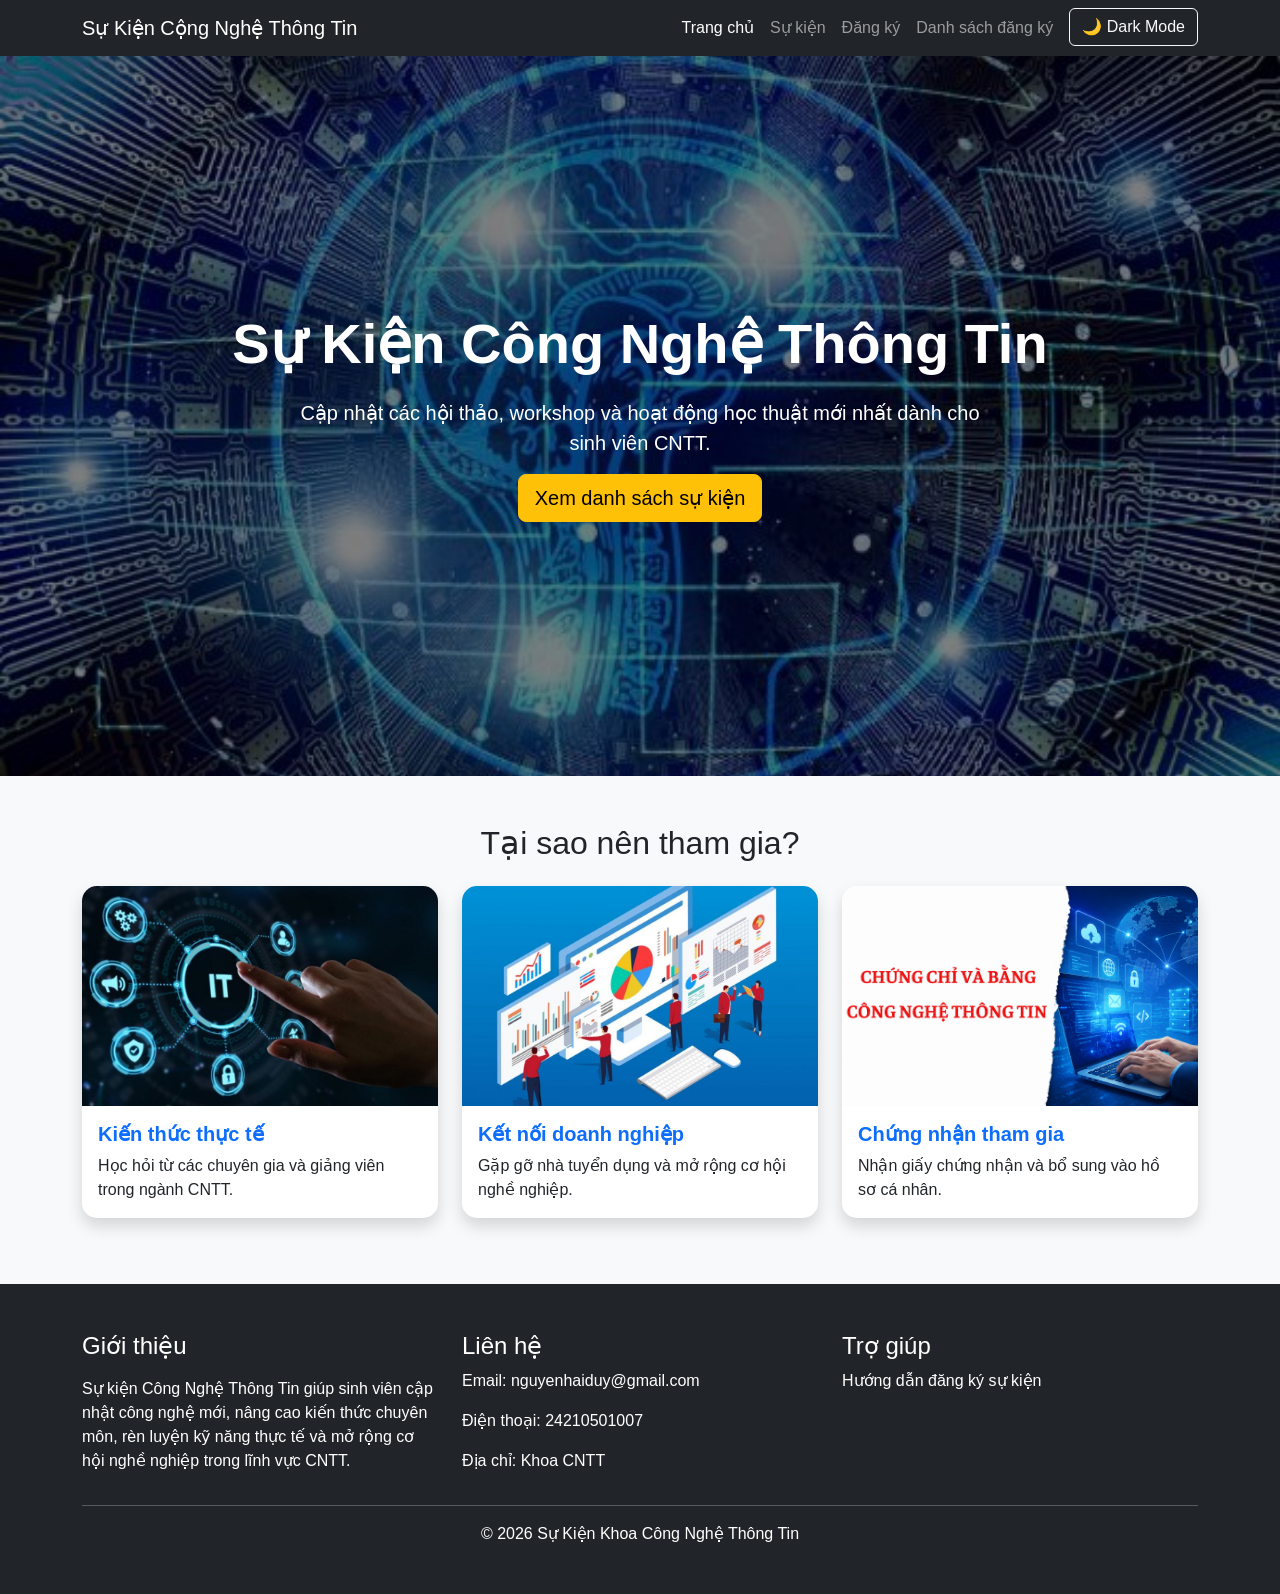
<file: index.html>
<!DOCTYPE html>
<html lang="vi">
<head>
    <meta charset="UTF-8">
    <meta name="viewport" content="width=device-width, initial-scale=1.0">
    <title> Sự Kiện Khoa CNTT</title>
    <link href="https://cdn.jsdelivr.net/npm/bootstrap@5.3.3/dist/css/bootstrap.min.css" rel="stylesheet">
    <link rel="stylesheet" href="style.css">
</head>
<body>

     <nav class="navbar navbar-expand-lg navbar-dark bg-dark">
        <div class="container">

            <a class="navbar-brand" href="index.html">
               Sự Kiện Cộng Nghệ Thông Tin
            </a>

            <button class="navbar-toggler"
                    type="button"
                    data-bs-toggle="collapse"
                    data-bs-target="#menu">
                <span class="navbar-toggler-icon"></span>
            </button>

            <div class="collapse navbar-collapse" id="menu">

                <ul class="navbar-nav ms-auto">

                    <li class="nav-item">
                        <a class="nav-link active" href="index.html">
                            Trang chủ
                        </a>
                    </li>

                    <li class="nav-item">
                        <a class="nav-link" href="courses.html">
                            Sự kiện
                        </a>
                    </li>

                    <li class="nav-item">
                        <a class="nav-link" href="register.html">
                            Đăng ký
                        </a>
                    </li>

                    <li class="nav-item">
                        <a class="nav-link" href="registrations.html">
                            Danh sách đăng ký
                        </a>
                    </li>
                    <li class="nav-item ms-2">
    <button id="themeBtn" class="btn btn-outline-light">
        🌙 Dark Mode
    </button>
</li>

                </ul>

            </div>

        </div>
    </nav>


    <main><section class="hero text-center">

        <div class="container">

            <h1 class="display-4 fw-bold">
                 Sự Kiện Công Nghệ Thông Tin
            </h1>

            <p class="lead mt-3">
                Cập nhật các hội thảo, workshop và hoạt động học thuật mới nhất dành cho sinh viên CNTT.
            </p>

            <a href="courses.html" class="btn btn-warning btn-lg mt-3">
                Xem danh sách sự kiện
            </a>

        </div>

    </section>

    <section class="container my-5">

        <h2 class="text-center mb-4">
            Tại sao nên tham gia?
        </h2>

        <div class="row">

           <div class="col-md-4 mb-3">
    <div class="card h-100 shadow">

        <img src="images/anh1.jpg"
             class="card-img-top"
             alt="Kiến thức thực tế">

        <div class="card-body">

            <h5 class="card-title">
                Kiến thức thực tế
            </h5>

            <p class="card-text">
                Học hỏi từ các chuyên gia và giảng viên trong ngành CNTT.
            </p>

        </div>

    </div>
</div>

            <div class="col-md-4 mb-3">
                <div class="card h-100 shadow">
                    <img src="images/anh2.jpg"
                     class="card-img-top"
                      alt="Kết nối doanh nghiệp">

                    <div class="card-body">

                        <h5 class="card-title">
                            Kết nối doanh nghiệp
                        </h5>

                        <p class="card-text">
                            Gặp gỡ nhà tuyển dụng và mở rộng cơ hội nghề nghiệp.
                        </p>

                    </div>

                </div>
            </div>

            <div class="col-md-4 mb-3">
                <div class="card h-100 shadow">
                    <img src="images/anh3.png"
                     class="card-img-top"
                     alt="Chứng nhận tham gia">

                    <div class="card-body">

                        <h5 class="card-title">
                            Chứng nhận tham gia
                        </h5>

                        <p class="card-text">
                            Nhận giấy chứng nhận và bổ sung vào hồ sơ cá nhân.
                        </p>

                    </div>

                </div>
            </div>

        </div>

    </section>

       <footer class="bg-dark text-white py-5">
    <div class="container">
        <div class="row">

            <div class="col-md-4">
                <h4>Giới thiệu</h4>
                <p>
                     <p>
    Sự kiện Công Nghệ Thông Tin giúp sinh viên cập nhật công nghệ mới,
    nâng cao kiến thức chuyên môn, rèn luyện kỹ năng thực tế và mở rộng
    cơ hội nghề nghiệp trong lĩnh vực CNTT.
</p>
                </p>
            </div>

            <div class="col-md-4">
                <h4>Liên hệ</h4>
                <p>Email: nguyenhaiduy@gmail.com</p>
                <p>Điện thoại: 24210501007</p>
                <p>Địa chỉ: Khoa CNTT</p>
            </div>

            <div class="col-md-4">
                <h4>Trợ giúp</h4>
               <a href="register.html#huongdan" class="text-white text-decoration-none">
    Hướng dẫn đăng ký sự kiện
</a>
               
            </div>

        </div>

        <hr>

        <p class="text-center mb-0">
            © 2026 Sự Kiện Khoa Công Nghệ Thông Tin
        </p>
    </div>
</footer>

    <script src="https://cdn.jsdelivr.net/npm/bootstrap@5.3.3/dist/js/bootstrap.bundle.min.js"></script>
</main>
</footer>

<script src="https://cdn.jsdelivr.net/npm/bootstrap@5.3.3/dist/js/bootstrap.bundle.min.js"></script>

<script>
const themeBtn = document.getElementById("themeBtn");

themeBtn.addEventListener("click", () => {

    document.body.classList.toggle("dark-mode");

    if(document.body.classList.contains("dark-mode")){
        themeBtn.innerText = "☀️ Light Mode";
    }
    else{
        themeBtn.innerText = "🌙 Dark Mode";
    }

});
</script>

</body>
</html>
</body>
</html>
</file>
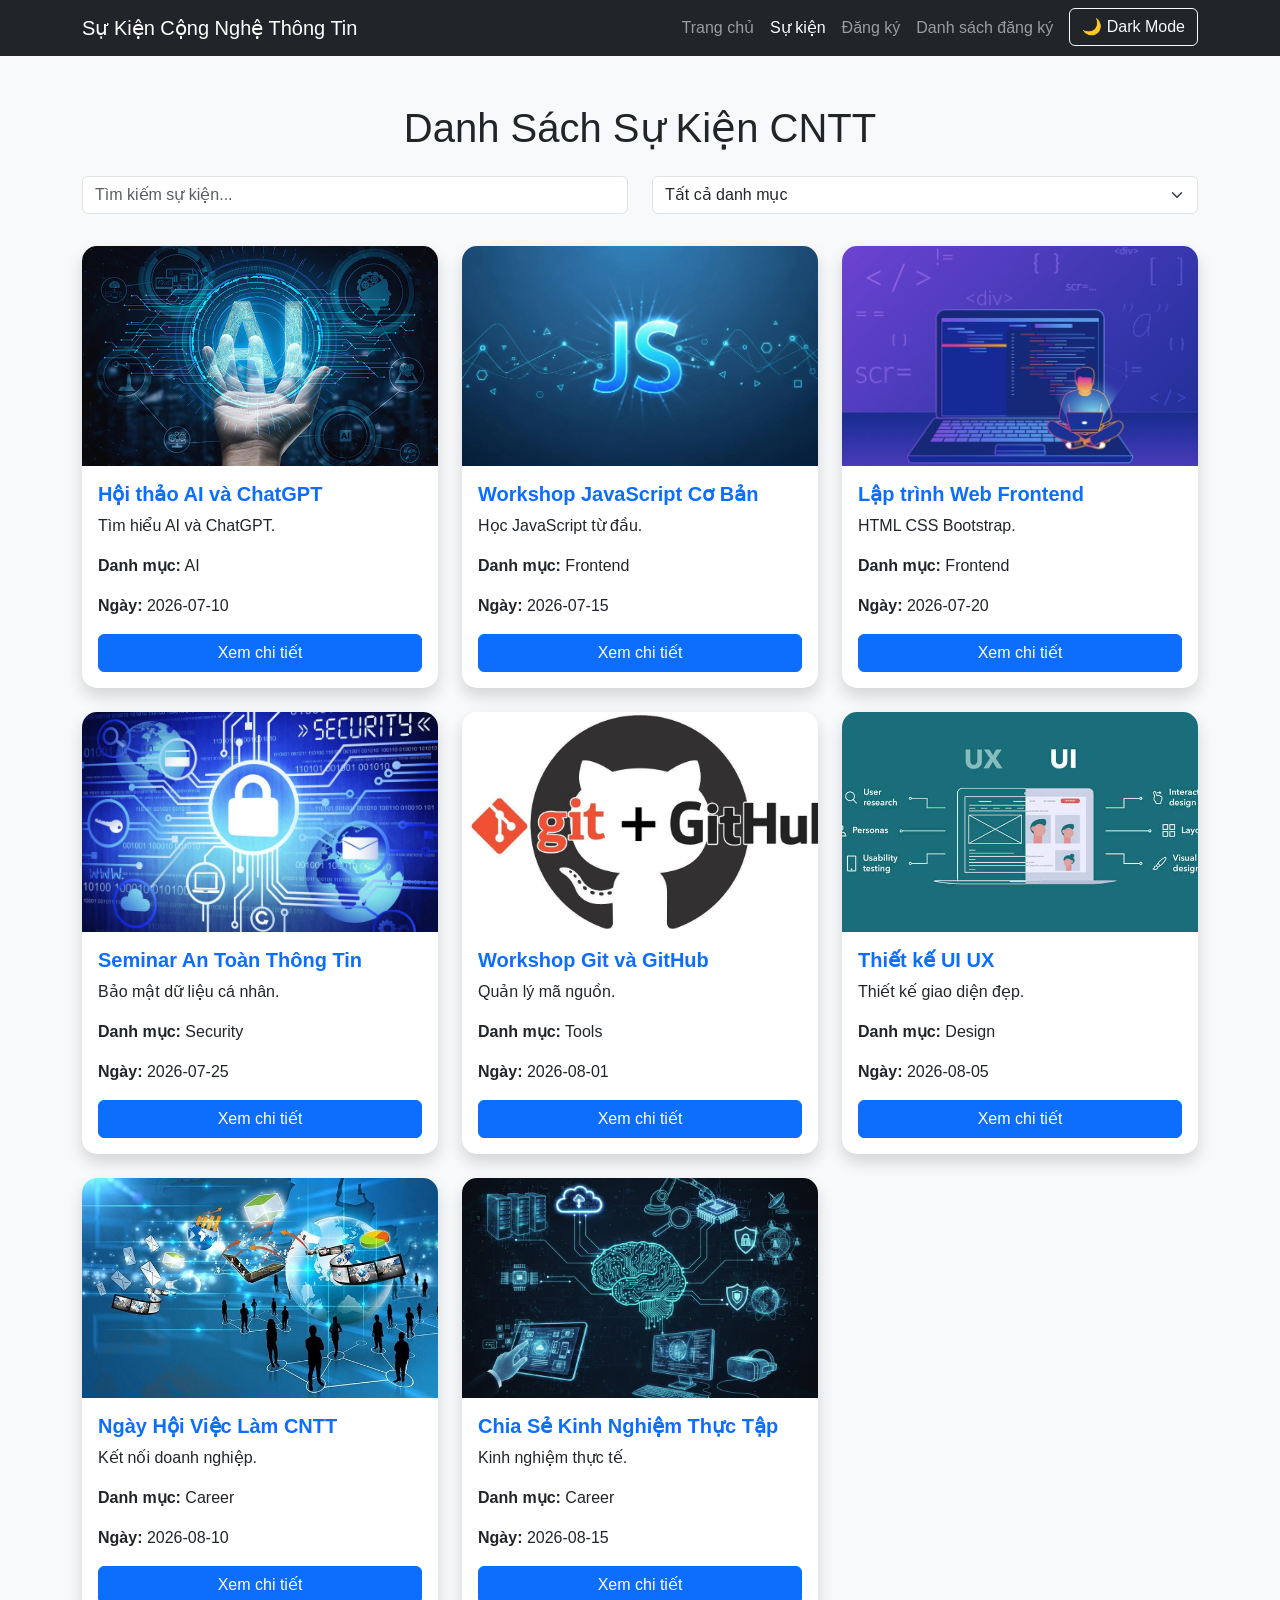
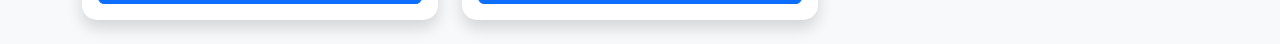
<file: courses.html>
<!DOCTYPE html>
<html lang="vi">
<head>
    <meta charset="UTF-8">
    <meta name="viewport" content="width=device-width, initial-scale=1.0">
    <title>Danh sách sự kiện</title>

    <link href="https://cdn.jsdelivr.net/npm/bootstrap@5.3.3/dist/css/bootstrap.min.css" rel="stylesheet">

    <link rel="stylesheet" href="style.css">
</head>
<body>

<nav class="navbar navbar-expand-lg navbar-dark bg-dark">
    <div class="container">

        <a class="navbar-brand" href="index.html">
          Sự Kiện Cộng Nghệ Thông Tin
        </a>

        <button class="navbar-toggler"
                type="button"
                data-bs-toggle="collapse"
                data-bs-target="#menu">

            <span class="navbar-toggler-icon"></span>

        </button>

        <div class="collapse navbar-collapse" id="menu">

            <ul class="navbar-nav ms-auto">

                <li class="nav-item">
                    <a class="nav-link" href="index.html">
                        Trang chủ
                    </a>
                </li>

                <li class="nav-item">
                    <a class="nav-link active" href="courses.html">
                        Sự kiện
                    </a>
                </li>

                <li class="nav-item">
                    <a class="nav-link" href="register.html">
                        Đăng ký
                    </a>
                </li>

                <li class="nav-item">
                    <a class="nav-link" href="registrations.html">
                        Danh sách đăng ký
                    </a>
                </li>
                <li class="nav-item ms-2">
    <button id="themeBtn" class="btn btn-outline-light">
        🌙 Dark Mode
    </button>
</li>

            </ul>

        </div>

    </div>
</nav>

<div class="container mt-5">

    <h1 class="text-center mb-4">
        Danh Sách Sự Kiện CNTT
    </h1>

    <div class="row mb-4">

        <div class="col-md-6 mb-2">

            <input
                type="text"
                id="searchInput"
                class="form-control"
                placeholder="Tìm kiếm sự kiện..."
            >

        </div>

        <div class="col-md-6 mb-2">

            <select id="filterCategory" class="form-select">

                <option value="all">
                    Tất cả danh mục
                </option>

                <option value="AI">
                    AI
                </option>

                <option value="Frontend">
                    Frontend
                </option>

                <option value="Security">
                    Security
                </option>

                <option value="Tools">
                    Tools
                </option>

                <option value="Design">
                    Design
                </option>

                <option value="Career">
                    Career
                </option>

            </select>

        </div>

    </div>

    <div class="row" id="courseList">

    </div>

</div>
<div class="modal fade"
     id="detailModal"
     tabindex="-1">

    <div class="modal-dialog">

        <div class="modal-content">

            <div class="modal-header">

                <h5 class="modal-title" id="modalTitle">

                </h5>

                <button
                    type="button"
                    class="btn-close"
                    data-bs-dismiss="modal">
                </button>

            </div>

            <div class="modal-body">

               <div class="text-center">

    <img
        id="modalImage"
        class="img-fluid rounded mb-3"
        style="max-height:250px;object-fit:cover;">

    <p id="modalContent"></p>

</div>

            </div>

        </div>

    </div>

</div>

<script src="data.js"></script>
<script src="main.js"></script>
<script src="https://cdn.jsdelivr.net/npm/bootstrap@5.3.3/dist/js/bootstrap.bundle.min.js"></script>
<script>
const themeBtn = document.getElementById("themeBtn");

if(themeBtn){
    themeBtn.addEventListener("click", () => {

        document.body.classList.toggle("dark-mode");

        if(document.body.classList.contains("dark-mode")){
            themeBtn.innerText = "☀️ Light Mode";
        } else {
            themeBtn.innerText = "🌙 Dark Mode";
        }

    });
}
</script>

</body>
</html>
</file>
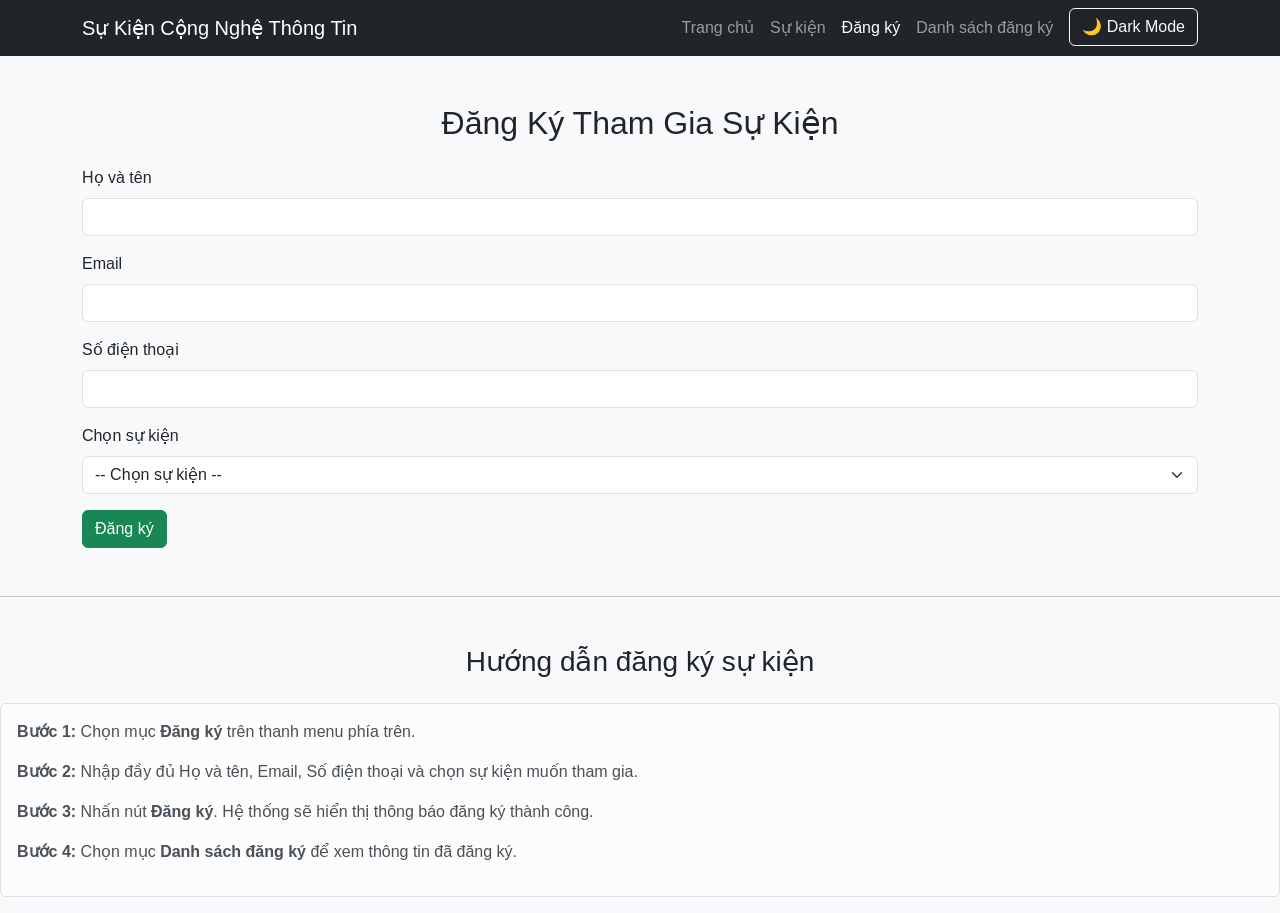
<file: register.html>
<!DOCTYPE html>
<html lang="vi">
<head>
    <meta charset="UTF-8">
    <meta name="viewport" content="width=device-width, initial-scale=1.0">
    <title>Đăng ký sự kiện</title>

    <link href="https://cdn.jsdelivr.net/npm/bootstrap@5.3.3/dist/css/bootstrap.min.css" rel="stylesheet">

    <link rel="stylesheet" href="style.css">
</head>
<body>

<nav class="navbar navbar-expand-lg navbar-dark bg-dark">
    <div class="container">

        <a class="navbar-brand" href="index.html">
          Sự Kiện Cộng Nghệ Thông Tin
        </a>

        <div class="navbar-nav ms-auto">

            <a class="nav-link" href="index.html">
                Trang chủ
            </a>

            <a class="nav-link" href="courses.html">
                Sự kiện
            </a>

            <a class="nav-link active" href="register.html">
                Đăng ký
            </a>

            <a class="nav-link" href="registrations.html">
                Danh sách đăng ký
            </a>
            <li class="nav-item ms-2">
    <button id="themeBtn" class="btn btn-outline-light">
        🌙 Dark Mode
    </button>
</li>

        </div>

    </div>
</nav>

<div class="container mt-5">

    <h2 class="text-center mb-4">
        Đăng Ký Tham Gia Sự Kiện
    </h2>

    <form id="registerForm">

        <div class="mb-3">

            <label class="form-label">
                Họ và tên
            </label>

            <input
                type="text"
                id="fullname"
                class="form-control"
            >

            <div id="nameError" class="error"></div>

        </div>

        <div class="mb-3">

            <label class="form-label">
                Email
            </label>

            <input
                type="email"
                id="email"
                class="form-control"
            >

            <div id="emailError" class="error"></div>

        </div>

        <div class="mb-3">

            <label class="form-label">
                Số điện thoại
            </label>

            <input
                type="text"
                id="phone"
                class="form-control"
            >

            <div id="phoneError" class="error"></div>

        </div>

        <div class="mb-3">

            <label class="form-label">
                Chọn sự kiện
            </label>

            <select
                id="eventSelect"
                class="form-select">

                <option value="">
                    -- Chọn sự kiện --
                </option>

                <option>
                    Hội thảo AI và ChatGPT
                </option>

                <option>
                    Workshop JavaScript Cơ Bản
                </option>

                <option>
                    Lập trình Web Frontend
                </option>

                <option>
                    Seminar An Toàn Thông Tin
                </option>

                <option>
                    Workshop Git và GitHub
                </option>

                <option>
                    Thiết kế UI UX
                </option>

                <option>
                    Ngày Hội Việc Làm CNTT
                </option>

                <option>
                    Chia Sẻ Kinh Nghiệm Thực Tập
                </option>

            </select>

            <div id="eventError" class="error"></div>

        </div>

        <button
            type="submit"
            class="btn btn-success">

            Đăng ký

        </button>

    </form>

</div>

<script>

const form =
document.getElementById("registerForm");

form.addEventListener("submit", function(e){

    e.preventDefault();

    document.getElementById("nameError").innerText="";
    document.getElementById("emailError").innerText="";
    document.getElementById("phoneError").innerText="";
    document.getElementById("eventError").innerText="";

    let isValid = true;

    const fullname =
    document.getElementById("fullname").value.trim();

    const email =
    document.getElementById("email").value.trim();

    const phone =
    document.getElementById("phone").value.trim();

    const eventName =
    document.getElementById("eventSelect").value;

    if(fullname===""){
        document.getElementById("nameError").innerText =
        "Vui lòng nhập họ tên";
        isValid=false;
    }

    if(email===""){
        document.getElementById("emailError").innerText =
        "Vui lòng nhập email";
        isValid=false;
    }

    if(phone===""){
        document.getElementById("phoneError").innerText =
        "Vui lòng nhập số điện thoại";
        isValid=false;
    }

    if(eventName===""){
        document.getElementById("eventError").innerText =
        "Vui lòng chọn sự kiện";
        isValid=false;
    }

    if(isValid){

        const registrations =
        JSON.parse(
            localStorage.getItem("registrations")
        ) || [];

        registrations.push({

            fullname,
            email,
            phone,
            eventName

        });

        localStorage.setItem(
            "registrations",
            JSON.stringify(registrations)
        );

        alert("Đăng ký thành công");

        form.reset();
    
    }

});
</script>
</form>

<hr class="my-5">

<div id="huongdan">

   <h3 class="text-center text-dark mb-4">
    Hướng dẫn đăng ký sự kiện
</h3>

    <div class="alert alert-light border">

        <p><strong>Bước 1:</strong> Chọn mục <b>Đăng ký</b> trên thanh menu phía trên.</p>

        <p><strong>Bước 2:</strong> Nhập đầy đủ Họ và tên, Email, Số điện thoại và chọn sự kiện muốn tham gia.</p>

        <p><strong>Bước 3:</strong> Nhấn nút <b>Đăng ký</b>. Hệ thống sẽ hiển thị thông báo đăng ký thành công.</p>

        <p><strong>Bước 4:</strong> Chọn mục <b>Danh sách đăng ký</b> để xem thông tin đã đăng ký.</p>

    </div>

</div>

</div>
<script>
const themeBtn = document.getElementById("themeBtn");

if(themeBtn){
    themeBtn.addEventListener("click", () => {

        document.body.classList.toggle("dark-mode");

        if(document.body.classList.contains("dark-mode")){
            themeBtn.innerText = "☀️ Light Mode";
        } else {
            themeBtn.innerText = "🌙 Dark Mode";
        }

    });
}
</script>
</body>
</html>
</file>
<file: style.css>
*{
    margin:0;
    padding:0;
    box-sizing:border-box;
}

body{
    font-family:Arial, sans-serif;
    background-color:#f8f9fa;
}


.hero{
    background-image:
    linear-gradient(
        rgba(0,0,0,0.5),
        rgba(0,0,0,0.5)
    ),
    url("images/anhbaithi.jpg");

    background-size:cover;
    background-position:center;
    background-repeat:no-repeat;

    color:white;
    padding:150px 20px;

    min-height:80vh;

    display:flex;
    align-items:center;
    justify-content:center;
}

.hero h1{
    margin-bottom:20px;
}

.hero p{
    max-width:700px;
    margin:auto;
}


.card{
    transition:0.3s;
    border:none;
}

.card:hover{
    transform:translateY(-5px);
}


footer{
    margin-top:50px;
}


.error{
    color:red;
    font-size:14px;
    margin-top:5px;
}


table{
    background:white;
}


@media(max-width:768px){

    .hero{
        padding:80px 15px;
    }

    .hero h1{
        font-size:2rem;
    }

}
.card{
    height:100%;
}

.card-body{
    display:flex;
    flex-direction:column;
}
.card{
    border:none;
    border-radius:15px;
    overflow:hidden;
    transition:0.3s;
}

.card:hover{
    transform:translateY(-8px);
    box-shadow:0 10px 25px rgba(0,0,0,0.2);
}

.card-img-top{
    height:220px;
    object-fit:cover;
}

.card-title{
    font-weight:bold;
    color:#0d6efd;
}
.dark-mode{
    background-color:#121212;
    color:white;
}

.dark-mode .card{
    background-color:#1e1e1e;
    color:white;
}

.dark-mode .form-control,
.dark-mode .form-select{
    background-color:#2c2c2c;
    color:white;
    border-color:#555;
}

.dark-mode footer{
    background-color:black !important;
}
</file>
